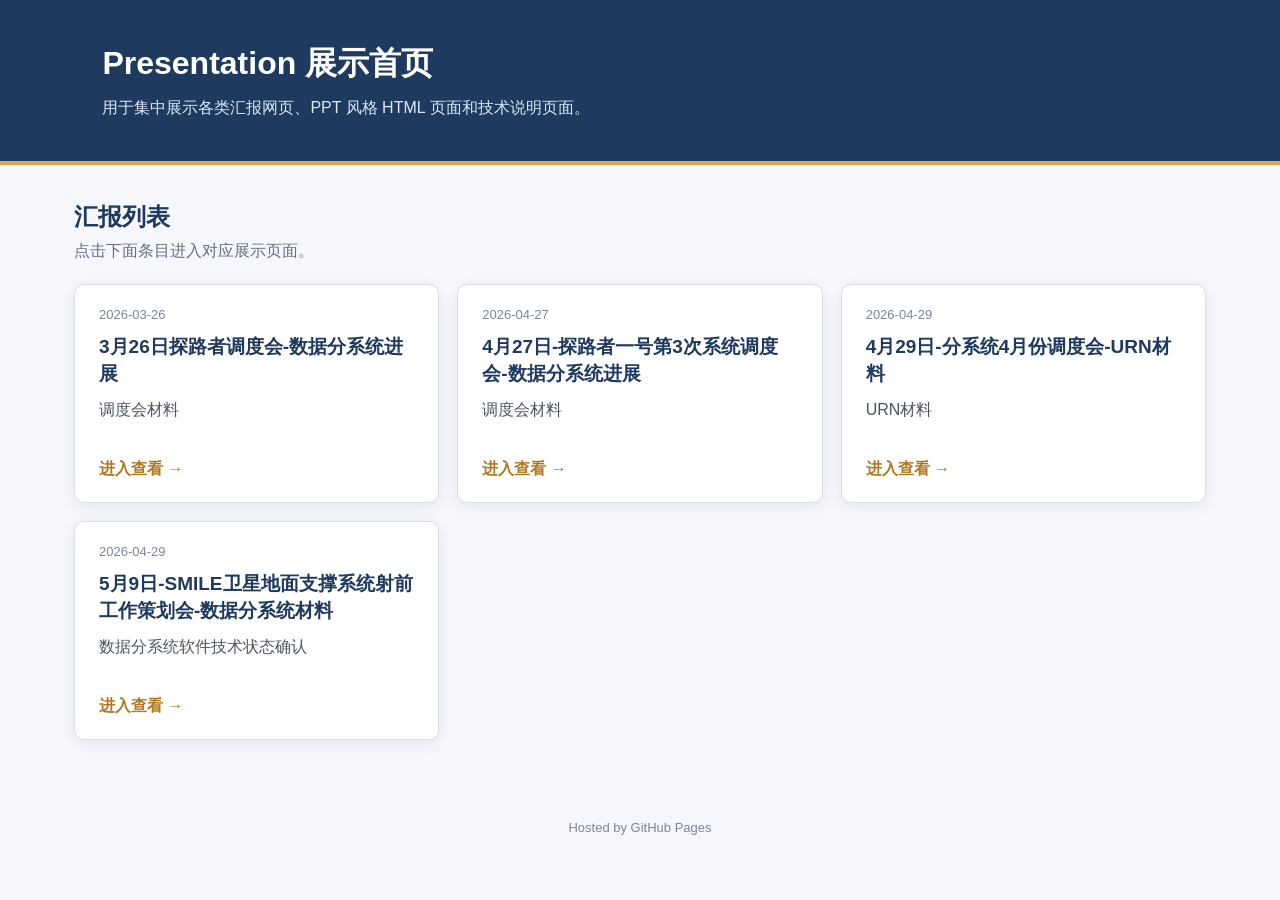
<file: index.html>
<!DOCTYPE html>
<html lang="zh-CN">
<head>
  <meta charset="UTF-8" />
  <meta name="viewport" content="width=device-width, initial-scale=1.0" />
  <title>Presentation 展示首页</title>
  <link rel="stylesheet" href="./style.css" />
</head>
<body>
  <header class="site-header">
    <div>
      <h1>Presentation 展示首页</h1>
      <p>用于集中展示各类汇报网页、PPT 风格 HTML 页面和技术说明页面。</p>
    </div>
  </header>

  <main class="container">
    <section class="section-title">
      <h2>汇报列表</h2>
      <p>点击下面条目进入对应展示页面。</p>
    </section>

    <section id="slide-list" class="card-grid"></section>
  </main>

  <footer class="site-footer">
    <span>Hosted by GitHub Pages</span>
  </footer>

  <script>
    async function loadSlides() {
      const list = document.getElementById("slide-list");

      try {
        const response = await fetch("./slides.json");
        const slides = await response.json();

        list.innerHTML = slides.map(item => `
          <a class="card" href="${item.path}">
            <div class="card-date">${item.date || ""}</div>
            <h3>${item.title}</h3>
            <p>${item.description || ""}</p>
            <span class="card-link">进入查看 →</span>
          </a>
        `).join("");
      } catch (error) {
        list.innerHTML = `
          <div class="empty">
            <strong>汇报列表加载失败。</strong>
            <p>请检查 slides.json 是否存在，格式是否正确。</p>
          </div>
        `;
        console.error(error);
      }
    }

    loadSlides();
  </script>
</body>
</html>
</file>
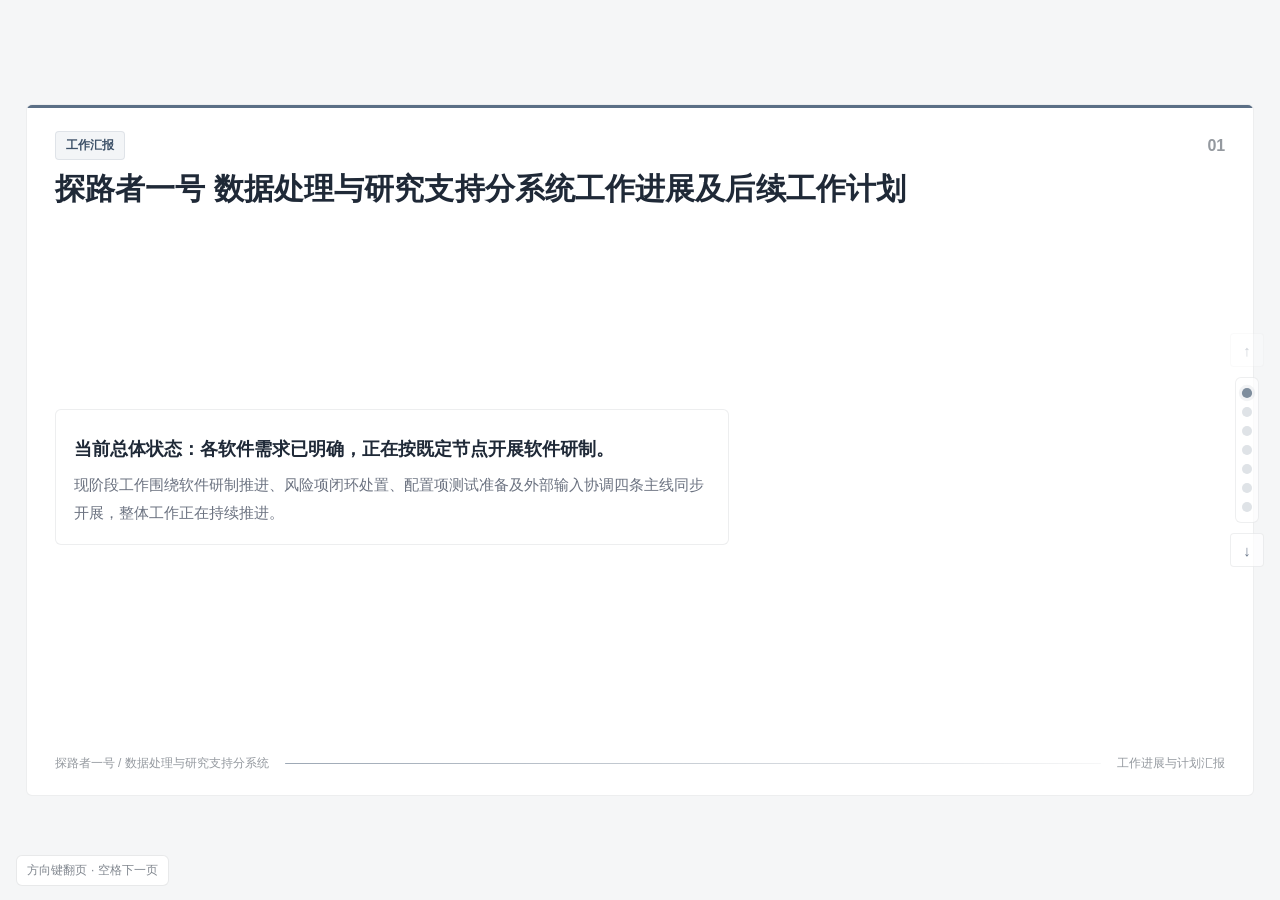
<file: presentations/3月26日-探路者调度会-数据分系统进展/index.html>
<!DOCTYPE html>
<html lang="zh-CN">
<head>
  <meta charset="UTF-8" />
  <meta name="viewport" content="width=device-width, initial-scale=1.0, viewport-fit=cover" />
  <title>数据处理与研究支持分系统（探路者一号 ）工作进展及后续工作计划</title>
  <style>
    :root {
      --bg: #f5f6f7;
      --panel: #ffffff;
      --panel-2: #f7f8f9;
      --text: #1f2937;
      --muted: #6b7280;
      --line: rgba(31, 41, 55, 0.08);
      --blue: #4d6178;
      --green: #6a8d7c;
      --yellow: #b99652;
      --red: #b77474;
      --outer-padding: clamp(12px, 1.6vw, 24px);
      --slide-gap: clamp(10px, 1.2vw, 18px);
      --title-size: clamp(28px, 2.35vw, 38px);
      --subtitle-size: clamp(14px, 1.02vw, 17px);
      --body-size: clamp(14px, 0.94vw, 16px);
      --small-size: clamp(12px, 0.82vw, 14px);
    }

    * { box-sizing: border-box; }
    html, body {
      margin: 0;
      padding: 0;
      width: 100%;
      height: 100%;
      overflow: hidden;
      font-family: "Microsoft YaHei", "PingFang SC", "Noto Sans SC", Arial, sans-serif;
      background: var(--bg);
      color: var(--text);
    }

    body { min-height: 100vh; }

    .deck {
      width: 100vw;
      height: 100vh;
      overflow-y: auto;
      overflow-x: hidden;
      scroll-snap-type: y mandatory;
      scroll-behavior: smooth;
      overscroll-behavior-y: contain;
      -webkit-overflow-scrolling: touch;
    }

    .deck::-webkit-scrollbar { width: 8px; }
    .deck::-webkit-scrollbar-thumb {
      background: rgba(31,41,55,0.18);
      border-radius: 999px;
    }
    .deck::-webkit-scrollbar-track {
      background: rgba(31,41,55,0.04);
    }

    .slide {
      min-height: 100vh;
      height: 100vh;
      padding: var(--outer-padding);
      display: flex;
      align-items: center;
      justify-content: center;
      position: relative;
      overflow: hidden;
      scroll-snap-align: start;
      scroll-snap-stop: always;
      background: var(--bg);
    }

    .slide-frame {
      position: relative;
      z-index: 1;
      width: min(96vw, calc(96vh * 16 / 9));
      height: min(96vh, calc(96vw * 9 / 16));
      max-width: 1700px;
      max-height: 956px;
      padding: clamp(24px, 2vw, 40px) clamp(28px, 2.2vw, 52px) clamp(20px, 1.8vw, 34px);
      display: grid;
      grid-template-rows: auto 1fr auto;
      gap: var(--slide-gap);
      border-radius: 6px;
      background: #ffffff;
      border: 1px solid rgba(31,41,55,0.08);
      overflow: hidden;
    }

    .slide-frame::before {
      content: "";
      position: absolute;
      top: 0;
      left: 0;
      right: 0;
      height: 3px;
      background: #5b6f86;
      z-index: 0;
    }

    .header {
      position: relative;
      z-index: 1;
      display: flex;
      justify-content: space-between;
      align-items: flex-start;
      gap: 20px;
      min-height: 0;
    }

    .title-wrap { max-width: 84%; min-width: 0; }

    .title {
      margin: 0;
      font-size: var(--title-size);
      line-height: 1.24;
      font-weight: 700;
      letter-spacing: 0.1px;
      color: #1f2937;
    }

    .subtitle {
      margin-top: 8px;
      color: var(--muted);
      font-size: var(--subtitle-size);
      line-height: 1.68;
    }

    .page-no {
      color: rgba(31,41,55,0.48);
      font-size: clamp(16px, 1.02vw, 18px);
      font-weight: 600;
      padding-top: 6px;
      white-space: nowrap;
    }

    .content {
      position: relative;
      z-index: 1;
      min-height: 0;
      display: flex;
      flex-direction: column;
      gap: clamp(12px, 1.05vw, 18px);
      justify-content: center;
      overflow: hidden;
    }

    .footer {
      position: relative;
      z-index: 1;
      display: flex;
      justify-content: space-between;
      align-items: center;
      gap: 16px;
      padding-top: 8px;
      color: rgba(31,41,55,0.48);
      font-size: var(--small-size);
    }

    .footer .line {
      flex: 1;
      height: 1px;
      background: linear-gradient(90deg, rgba(77,97,120,0.55), rgba(31,41,55,0.04));
      border-radius: 999px;
    }

    .hero {
      display: grid;
      grid-template-columns: 1.4fr 1fr;
      gap: clamp(14px, 1.2vw, 22px);
      align-items: stretch;
      min-height: 0;
    }

    .panel {
      background: var(--panel);
      border: 1px solid rgba(31,41,55,0.08);
      border-radius: 6px;
      padding: clamp(16px, 1.35vw, 22px) clamp(18px, 1.45vw, 24px);
      overflow: hidden;
      min-width: 0;
    }

    .big-point {
      font-size: clamp(18px, 1.3vw, 20px);
      line-height: 1.8;
      font-weight: 700;
      margin: 6px 0;
    }

    .lead {
      font-size: clamp(15px, 1vw, 17px);
      line-height: 1.85;
      color: var(--muted);
      margin: 0;
    }

    .section-label {
      display: inline-flex;
      align-items: center;
      gap: 8px;
      padding: 5px 10px;
      border-radius: 4px;
      font-size: var(--small-size);
      font-weight: 700;
      color: #3d5168;
      background: #f3f5f7;
      border: 1px solid rgba(77,97,120,0.12);
      width: fit-content;
      margin-bottom: 10px;
    }

    .grid-2 {
      display: grid;
      grid-template-columns: 1fr 1fr;
      gap: clamp(12px, 1.1vw, 20px);
      min-height: 0;
    }

    .grid-3 {
      display: grid;
      grid-template-columns: repeat(3, 1fr);
      gap: clamp(10px, 0.95vw, 16px);
      min-height: 0;
    }

    .kpi {
      padding: clamp(16px, 1.25vw, 20px);
      border-radius: 6px;
      background: #f7f8f9;
      border: 1px solid rgba(31,41,55,0.06);
      min-width: 0;
    }

    .kpi .num {
      font-size: clamp(30px, 2.1vw, 38px);
      font-weight: 700;
      margin-bottom: 10px;
      color: #243447;
    }

    .kpi .label {
      font-size: clamp(14px, 0.9vw, 15px);
      color: var(--muted);
      line-height: 1.7;
    }

    .table-wrap {
      background: #ffffff;
      border: 1px solid rgba(31,41,55,0.08);
      border-radius: 6px;
      overflow: auto;
      max-height: 100%;
    }

    table {
      width: 100%;
      border-collapse: collapse;
      font-size: clamp(12px, 0.82vw, 14px);
    }

    thead th {
      position: sticky;
      top: 0;
      z-index: 1;
      background: #f0f3f6;
      color: #243447;
      font-weight: 700;
      text-align: left;
      padding: 12px 10px;
      border-bottom: 1px solid rgba(31,41,55,0.08);
      white-space: nowrap;
    }

    tbody td {
      padding: 10px;
      border-bottom: 1px solid rgba(31,41,55,0.06);
      color: #1f2937;
      vertical-align: middle;
      line-height: 1.55;
    }

    tbody tr:nth-child(even) { background: #fafafa; }
    tbody tr:last-child td { border-bottom: none; }

    .code {
      font-family: Consolas, Monaco, monospace;
      font-size: clamp(11px, 0.78vw, 13px);
      color: #44566c;
      word-break: break-all;
    }

    .status {
      display: inline-flex;
      align-items: center;
      justify-content: center;
      width: 20px;
      height: 20px;
      border-radius: 50%;
      box-shadow: 0 0 0 3px rgba(31,41,55,0.05);
      flex: 0 0 auto;
    }
    .status.green { background: var(--green); }
    .status.yellow { background: var(--yellow); }
    .status.red { background: var(--red); }
    .status::after {
      content: "";
      width: 9px;
      height: 9px;
      border-radius: 50%;
      background: rgba(255,255,255,0.95);
      opacity: 0.22;
    }

    .legend {
      display: flex;
      gap: 16px;
      flex-wrap: wrap;
      align-items: center;
      color: var(--muted);
      font-size: var(--small-size);
    }

    .legend-item {
      display: inline-flex;
      align-items: center;
      gap: 8px;
    }

    .card-title {
      margin: 0 0 10px;
      font-size: clamp(17px, 1.3vw, 20px);
      line-height: 1.45;
      font-weight: 700;
      color: #1f2937;
    }

    .card-subtitle {
      margin: 0 0 10px;
      color: var(--muted);
      font-size: clamp(14px, 0.88vw, 15px);
      line-height: 1.75;
    }

    ul.clean, ol.clean {
      margin: 6px 0 0 0;
      padding-left: 20px;
      line-height: 1.85;
      font-size: var(--body-size);
    }

    ul.clean li, ol.clean li { margin: 4px 0; }

    .risk-box {
      border-radius: 6px;
      padding: clamp(16px, 1.35vw, 20px) clamp(18px, 1.45vw, 22px);
      border: 1px solid rgba(31,41,55,0.08);
      background: #ffffff;
      overflow: hidden;
      min-width: 0;
    }

    .risk-box.red { border-left: 4px solid var(--red); }
    .risk-box.yellow { border-left: 4px solid var(--yellow); }

    .risk-head {
      display: flex;
      justify-content: space-between;
      align-items: center;
      gap: 12px;
      margin-bottom: 10px;
    }

    .risk-title {
      font-size: clamp(18px, 1.28vw, 20px);
      font-weight: 700;
      margin: 0;
    }

    .pill {
      display: inline-flex;
      align-items: center;
      gap: 8px;
      padding: 6px 10px;
      border-radius: 4px;
      font-size: var(--small-size);
      font-weight: 700;
      background: #f3f5f7;
      border: 1px solid rgba(31,41,55,0.08);
    }

    .cols {
      display: grid;
      grid-template-columns: 1fr 1fr;
      gap: 14px 18px;
      margin-top: 10px;
    }

    .mini {
      padding: 14px 16px;
      border-radius: 6px;
      background: #f8f9fb;
      border: 1px solid rgba(31,41,55,0.06);
      min-width: 0;
    }

    .mini h4 {
      margin: 0 0 8px;
      font-size: clamp(15px, 0.98vw, 16px);
      color: #1f2937;
      font-weight: 700;
    }

    .mini p, .mini li {
      font-size: clamp(14px, 0.88vw, 15px);
      color: var(--muted);
      line-height: 1.8;
      margin: 0;
    }

    .timeline {
      display: grid;
      grid-template-columns: 1fr 1fr;
      gap: clamp(12px, 1.15vw, 20px);
    }

    .time-card {
      position: relative;
      padding: clamp(18px, 1.65vw, 24px) clamp(18px, 1.5vw, 24px);
      border-radius: 6px;
      background: #f7f8f9;
      border: 1px solid rgba(31,41,55,0.06);
      min-width: 0;
    }

    .time-date {
      font-size: clamp(24px, 1.9vw, 30px);
      font-weight: 700;
      margin-bottom: 12px;
      color: #243447;
    }

    .time-card p {
      margin: 0;
      color: var(--muted);
      font-size: clamp(15px, 1vw, 17px);
      line-height: 1.85;
    }

    .issue-grid {
      display: grid;
      grid-template-columns: 1.1fr 1fr;
      gap: clamp(12px, 1.2vw, 22px);
    }

    .highlight-list {
      display: grid;
      gap: 12px;
    }

    .highlight-item {
      padding: 16px 16px;
      border-radius: 6px;
      background: #f8f9fb;
      border: 1px solid rgba(31,41,55,0.06);
      min-width: 0;
    }

    .highlight-item strong {
      display: block;
      font-size: clamp(15px, 0.98vw, 16px);
      margin-bottom: 6px;
      color: #1f2937;
    }

    .highlight-item span {
      color: var(--muted);
      font-size: clamp(14px, 0.88vw, 15px);
      line-height: 1.75;
    }

    .slide-page-04 .title {
      font-size: clamp(24px, 2.05vw, 34px);
      line-height: 1.2;
    }

    .slide-page-04 .subtitle {
      font-size: clamp(13px, 0.95vw, 16px);
      line-height: 1.6;
      margin-top: 6px;
    }

    .slide-page-04 .risk-box {
      padding: clamp(14px, 1.15vw, 18px) clamp(16px, 1.2vw, 20px);
    }

    .slide-page-04 .grid-2 {
      gap: clamp(10px, 0.9vw, 16px);
    }

    .slide-page-04 .panel {
      padding: clamp(13px, 1.05vw, 18px) clamp(14px, 1.1vw, 20px);
    }

    .slide-page-04 .card-title {
      font-size: clamp(16px, 1.18vw, 19px);
      margin-bottom: 8px;
      line-height: 1.35;
    }

    .slide-page-04 ul.clean,
    .slide-page-04 ol.clean {
      font-size: clamp(13px, 0.84vw, 15px);
      line-height: 1.72;
      padding-left: 18px;
      margin-top: 4px;
    }

    .slide-page-04 ul.clean li,
    .slide-page-04 ol.clean li {
      margin: 3px 0;
    }

    .slide-page-04 .risk-head { margin-bottom: 8px; }
    .slide-page-04 .risk-title { font-size: clamp(18px, 1.3vw, 20px); }

    .controls {
      position: fixed;
      right: 16px;
      top: 50%;
      transform: translateY(-50%);
      z-index: 30;
      display: flex;
      flex-direction: column;
      gap: 10px;
      align-items: center;
      opacity: 0.72;
    }

    .nav-dots {
      display: flex;
      flex-direction: column;
      gap: 9px;
      padding: 10px 6px;
      border-radius: 6px;
      background: rgba(255,255,255,0.97);
      border: 1px solid rgba(31,41,55,0.10);
    }

    .nav-dot {
      width: 10px;
      height: 10px;
      border-radius: 50%;
      border: none;
      background: rgba(77,97,120,0.25);
      cursor: pointer;
      transition: transform 0.2s ease, background 0.2s ease;
      padding: 0;
    }

    .nav-dot:hover { transform: scale(1.08); }
    .nav-dot.active {
      background: var(--blue);
      box-shadow: 0 0 0 3px rgba(77,97,120,0.10);
      transform: scale(1.02);
    }

    .nav-buttons {
      display: flex;
      flex-direction: column;
      gap: 6px;
    }

    .nav-btn {
      width: 34px;
      height: 34px;
      border-radius: 4px;
      border: 1px solid rgba(31,41,55,0.10);
      background: rgba(255,255,255,0.97);
      color: #31445f;
      cursor: pointer;
      font-size: 15px;
    }

    .nav-btn:hover { background: #f2f5f8; }
    .nav-btn:disabled { opacity: 0.35; cursor: not-allowed; }

    .hint {
      position: fixed;
      left: 16px;
      bottom: 14px;
      z-index: 30;
      padding: 6px 10px;
      border-radius: 6px;
      background: rgba(255,255,255,0.97);
      border: 1px solid rgba(31,41,55,0.10);
      color: rgba(31,41,55,0.56);
      font-size: 12px;
      letter-spacing: 0.1px;
    }

    @media (max-aspect-ratio: 4/3) {
      .slide-frame {
        width: 96vw;
        height: 96vh;
      }
      .hero, .grid-2, .timeline, .issue-grid, .cols { grid-template-columns: 1fr; }
      .grid-3 { grid-template-columns: 1fr; }
      .title-wrap { max-width: 100%; }
      .content { overflow: auto; padding-right: 4px; }
    }

    @media (max-width: 980px) {
      html, body { overflow: auto; }
      .deck {
        width: 100%;
        height: auto;
        overflow-y: visible;
        scroll-snap-type: none;
      }
      .slide {
        height: auto;
        min-height: 100svh;
      }
      .slide-frame {
        width: 100%;
        height: auto;
        min-height: calc(100svh - 2 * var(--outer-padding));
      }
      .title-wrap { max-width: 100%; }
      .hero, .grid-2, .timeline, .issue-grid, .cols, .grid-3 { grid-template-columns: 1fr; }
      .controls, .hint { display: none; }
      .content { overflow: visible; }
    }

    @media print {
      html, body {
        overflow: visible;
        background: white;
      }
      .deck {
        height: auto;
        overflow: visible;
        scroll-snap-type: none;
      }
      .slide {
        height: auto;
        min-height: auto;
        padding: 0;
        page-break-after: always;
      }
      .slide-frame {
        width: 100%;
        height: auto;
        max-width: none;
        max-height: none;
        border-radius: 0;
        box-shadow: none;
      }
      .controls, .hint { display: none; }
    }
  </style>
</head>
<body>
  <div class="controls" aria-label="演示翻页控制">
    <div class="nav-buttons">
      <button class="nav-btn" id="prevBtn" aria-label="上一页">↑</button>
    </div>
    <div class="nav-dots" id="navDots"></div>
    <div class="nav-buttons">
      <button class="nav-btn" id="nextBtn" aria-label="下一页">↓</button>
    </div>
  </div>
  <div class="hint">方向键翻页 · 空格下一页</div>

  <div class="deck" id="deck">
    <section class="slide" data-title="封面">
      <div class="slide-frame">
        <div class="header">
          <div class="title-wrap">
            <div class="section-label">工作汇报</div>
            <h1 class="title">探路者一号 数据处理与研究支持分系统工作进展及后续工作计划</h1>
          </div>
          <div class="page-no">01</div>
        </div>
        <div class="content">
          <div class="hero">
            <div class="panel">
              <div class="big-point">当前总体状态：各软件需求已明确，正在按既定节点开展软件研制。</div>
              <p class="lead">现阶段工作围绕软件研制推进、风险项闭环处置、配置项测试准备及外部输入协调四条主线同步开展，整体工作正在持续推进。</p>
            </div>
          </div>
        </div>
        <div class="footer"><span>探路者一号 / 数据处理与研究支持分系统</span><div class="line"></div><span>工作进展与计划汇报</span></div>
      </div>
    </section>

    <section class="slide" data-title="当前进展">
      <div class="slide-frame">
        <div class="header">
          <div class="title-wrap">
            <div class="section-label">一、当前进展</div>
            <h2 class="title">软件研制进展总体情况</h2>
            <div class="subtitle">各软件需求已明确，研制工作已全面展开；目前重点关注 1 项进度滞后的软件和 2 项存在进度风险的软件。</div>
          </div>
          <div class="page-no">02</div>
        </div>
        <div class="content">
          <div class="legend">
            <span class="legend-item"><span class="status green"></span> 正常推进</span>
            <span class="legend-item"><span class="status yellow"></span> 进度滞后</span>
            <span class="legend-item"><span class="status red"></span> 存在进度风险</span>
          </div>
          <div class="table-wrap">
            <table>
              <thead>
                <tr>
                  <th style="width:6%">#</th>
                  <th style="width:16%">软件代号</th>
                  <th>软件名称</th>
                  <th style="width:10%">共用/专用</th>
                  <th style="width:10%">状态</th>
                </tr>
              </thead>
              <tbody>
                <tr><td>1</td><td class="code">TY-DZS00-01</td><td>探源科学卫星数据处理作业调度引擎软件</td><td>共用</td><td><span class="status red" title="红灯"></span></td></tr>
                <tr><td>2</td><td class="code">TY-DZS00-02</td><td>探源科学卫星公共信息库管理软件</td><td>共用</td><td><span class="status green" title="绿灯"></span></td></tr>
                <tr><td>3</td><td class="code">TY-DZS00-03</td><td>探源科学卫星元数据编审与数据集构建软件</td><td>共用</td><td><span class="status green" title="绿灯"></span></td></tr>
                <tr><td>4</td><td class="code">TY-DZS00-04</td><td>探源科学卫星数据集档案库及管理软件</td><td>共用</td><td><span class="status green" title="绿灯"></span></td></tr>
                <tr><td>5</td><td class="code">TY-DZS00-05</td><td>探源科学卫星数据产品归档汇交服务软件</td><td>共用</td><td><span class="status green" title="绿灯"></span></td></tr>
                <tr><td>6</td><td class="code">TY-DZS00-06</td><td>探源科学卫星数据分级存储管理软件</td><td>共用</td><td><span class="status green" title="绿灯"></span></td></tr>
                <tr><td>7</td><td class="code">TY-DZS00-07</td><td>探源科学卫星数据备份与恢复软件</td><td>共用</td><td><span class="status green" title="绿灯"></span></td></tr>
                <tr><td>8</td><td class="code">TY-DZS00-08</td><td>探源科学卫星任务运行网统一门户软件</td><td>共用</td><td><span class="status green" title="绿灯"></span></td></tr>
                <tr><td>9</td><td class="code">TY-DZS00-09</td><td>探源科学卫星数据系统综合监管软件</td><td>共用</td><td><span class="status yellow" title="黄灯"></span></td></tr>
                <tr><td>10</td><td class="code">TY-DZS00-10</td><td>探源科学卫星日志管理与数据溯源软件</td><td>共用</td><td><span class="status green" title="绿灯"></span></td></tr>
                <tr><td>11</td><td class="code">TY-DZS00-11</td><td>探源科学卫星智能安全认证与权限管控软件</td><td>共用</td><td><span class="status green" title="绿灯"></span></td></tr>
                <tr><td>12</td><td class="code">TY-00-DZS-01</td><td>探路者一号卫星数据预处理与产品生成软件</td><td>专用</td><td><span class="status red" title="红灯"></span></td></tr>
              </tbody>
            </table>
          </div>
        </div>
        <div class="footer"><span>当前进展</span><div class="line"></div><span>分系统总体研制状态</span></div>
      </div>
    </section>

    <section class="slide" data-title="综合监管软件">
      <div class="slide-frame">
        <div class="header">
          <div class="title-wrap">
            <div class="section-label">重点关注项</div>
            <h2 class="title">TY-DZS00-09 探源科学卫星数据系统综合监管软件</h2>
            <div class="subtitle">进度滞后</div>
          </div>
          <div class="page-no">03</div>
        </div>
        <div class="content">
          <div class="risk-box yellow">
            <div class="risk-head">
              <h3 class="risk-title">当前状态 <span class="pill"><span class="status yellow"></span></span></h3>
            </div>
            <div class="cols">
              <div class="mini">
                <h4>问题原因</h4>
                <p>该软件因为涉及到整个系统的软件、日志和流程管理，导致前期需求确认相对滞后，影响研制进度。</p>
              </div>
              <div class="mini">
                <h4>当前进展</h4>
                <p>本周已组织开展专题讨论会，对相关需求进行了集中确认，当前需求边界已基本清晰，后续可按既定安排推进研制工作。</p>
              </div>
              <div class="mini" style="grid-column: 1 / -1;">
                <h4>结论</h4>
                <p>该项风险已进入收敛阶段，可如期完成软件研制任务，后续重点做好需求落地、研发执行及阶段性跟踪闭环。</p>
              </div>
            </div>
          </div>
        </div>
        <div class="footer"><span>重点软件项</span><div class="line"></div><span>需求已确认，具备按期推进条件</span></div>
      </div>
    </section>

    <section class="slide slide-page-04" data-title="调度引擎软件">
      <div class="slide-frame">
        <div class="header">
          <div class="title-wrap">
            <div class="section-label">重点风险项</div>
            <h2 class="title">TY-DZS00-01 探源科学卫星数据处理作业调度引擎软件</h2>
            <div class="subtitle">存在进度风险</div>
          </div>
          <div class="page-no">04</div>
        </div>
        <div class="content">
          <div class="risk-box red">
            <div class="risk-head">
              <h3 class="risk-title">当前状态 <span class="pill"><span class="status red"></span></span></h3>
            </div>
            <div class="grid-2">
              <div class="panel">
                <h3 class="card-title">风险原因</h3>
                <ul class="clean">
                  <li>该软件需与一体化运行环境中的 K8s 协同工作，同时采用开源框架 DolphinScheduler 开展建设。</li>
                  <li>前期围绕技术路线、实现方式及可行性开展了较长时间的技术调研与实现验证，造成阶段性进度压力，存在研制进度风险。</li>
                </ul>
              </div>
              <div class="panel">
                <h3 class="card-title">当前进展</h3>
                <ul class="clean">
                  <li>本周已组织专题会进行专项讨论，进一步聚焦关键技术问题。</li>
                  <li>当前仍存在 K8s 存储挂载相关技术验证问题，计划于本周内完成验证闭环。</li>
                </ul>
              </div>
            </div>
            <div class="grid-2">
              <div class="panel">
                <h3 class="card-title">进度影响</h3>
                <ol class="clean">
                  <li>当前进展不影响软件配置项测试计划和说明的评审工作。</li>
                  <li>软件配置测试存在进度风险，需持续重点跟踪。</li>
                </ol>
              </div>
              <div class="panel">
                <h3 class="card-title">当前措施</h3>
                <ol class="clean">
                  <li>已协调新增研制人员进行研制进度保障</li>
                  <li>优先对已确认功能部分进行开发</li>
                  <li>已形成保底技术方案，为后续节点交付提供兜底支撑。</li>
                </ol>
              </div>
            </div>
          </div>
        </div>
        <div class="footer"><span>重点风险项一</span><div class="line"></div><span>技术验证与研制并行推进</span></div>
      </div>
    </section>

    <section class="slide" data-title="预处理与产品生成软件">
      <div class="slide-frame">
        <div class="header">
          <div class="title-wrap">
            <div class="section-label">重点风险项</div>
            <h2 class="title">TY-00-DZS-01 探路者一号卫星数据预处理与产品生成软件</h2>
            <div class="subtitle">存在进度风险</div>
          </div>
          <div class="page-no">05</div>
        </div>
        <div class="content">
          <div class="risk-box red">
            <div class="risk-head">
              <h3 class="risk-title">当前状态 <span class="pill"><span class="status red"></span></span></h3>
            </div>
            <div class="grid-2">
              <div class="panel">
                <h3 class="card-title">风险原因</h3>
                <p class="card-subtitle">探路者一号数据产品格式说明外部输入滞后，导致该软件部分功能开发所依赖的输入条件尚未完全具备，软件研制进度存在风险。</p>
                <h3 class="card-title" style="font-size:18px; margin-top:18px;">当前进展</h3>
                <ol class="clean">
                  <li>已完成内部级别（0A、0B级）产品生产功能开发。</li>
                  <li>已获得 MHI、VLAST、朗缪尔探针、空间天气效应监测仪、分布式低频干涉成像谱仪的产品格式输入，相关功能正在开发中。</li>
                  <li>MHI 和高分辨率大气边界层激光探测仪产品格式仍未提供，已向总体汇报并协调推进。其中，MHI 反馈于 4 月中旬开展需求确认；高分辨率大气边界层激光探测仪尚未反馈。</li>
                </ol>
              </div>
              <div class="panel">
                <h3 class="card-title">进度影响判断</h3>
                <ol class="clean">
                  <li>软件配置项测试计划和说明评审可延后开展，或仍按原计划开展，但需保留遗留项。</li>
                  <li>软件配置项测试实施存在较严重进度风险，建议延后开展；如仍按原计划推进，也需保留遗留项并纳入后续闭环。</li>
                </ol>
              </div>
            </div>
          </div>
        </div>
        <div class="footer"><span>重点风险项二</span><div class="line"></div><span>外部输入节奏直接影响测试实施节奏</span></div>
      </div>
    </section>

    <section class="slide" data-title="后续工作计划">
      <div class="slide-frame">
        <div class="header">
          <div class="title-wrap">
            <div class="section-label">二、后续工作计划</div>
            <h2 class="title">下一阶段节点安排</h2>
            <div class="subtitle">围绕配置项测试说明与计划评审、配置项测试实施及总结评审，推进后续工作。</div>
          </div>
          <div class="page-no">06</div>
        </div>
        <div class="content">
          <div class="timeline">
            <div class="time-card">
              <div class="time-date">4月2日</div>
              <p>开展软件配置项测试说明与计划评审</p>
            </div>
            <div class="time-card">
              <div class="time-date">4月30日前</div>
              <p>计划完成软件配置项测试，并根据实际完成情况择机开展软件配置项测试总结报告评审。</p>
            </div>
          </div>
          <div class="panel">
            <h3 class="card-title">后续推进重点</h3>
            <ol class="clean">
              <li>持续跟踪三项重点关注软件的闭环进展。</li>
              <li>对已具备条件的软件项，研发与测试准备并行推进，压缩整体测试前准备周期。</li>
              <li>对受外部输入影响的软件项，做好遗留项管理与节点协调，保障总体测试工作有序开展。</li>
            </ol>
          </div>
        </div>
        <div class="footer"><span>后续工作计划</span><div class="line"></div><span>按节点组织评审与测试</span></div>
      </div>
    </section>

    <section class="slide" data-title="待协调问题">
      <div class="slide-frame">
        <div class="header">
          <div class="title-wrap">
            <div class="section-label">三、待协调问题</div>
            <h2 class="title">数据产品格式说明输入需外部协调</h2>
            <div class="subtitle">当前重点是推进未完成载荷的产品需求确认，为后续软件开发与测试创造完整输入条件。</div>
          </div>
          <div class="page-no">07</div>
        </div>
        <div class="content">
          <div class="issue-grid">
            <div class="panel">
              <h3 class="card-title">格式说明当前进展</h3>
              <ol class="clean">
                <li>已完成初步的 MHI、VLAST、朗缪尔探针、空间天气效应监测仪、分布式低频干涉成像谱仪产品格式及命名规范设计。</li>
                <li>已完成部分载荷（4 个）的产品设计首轮需求确认，为相关功能开发提供了基础输入。</li>
              </ol>
            </div>
            <div class="panel">
              <h3 class="card-title">需进一步协调事项</h3>
              <div class="highlight-list">
                <div class="highlight-item">
                  <strong>MHI 产品需求确认</strong>
                  <span>当前反馈为 4 月中旬开展需求确认，需持续跟进确认结果及形成正式输入。</span>
                </div>
                <div class="highlight-item">
                  <strong>高分辨率大气边界层激光探测仪产品需求确认</strong>
                  <span>目前尚未收到反馈，需协调尽快明确需求确认时间及接口输入内容。</span>
                </div>
              </div>
            </div>
          </div>
        </div>
        <div class="footer"><span>待协调问题</span><div class="line"></div><span>外部输入是当前关键约束项</span></div>
      </div>
    </section>
  </div>

  <script>
    (function () {
      const deck = document.getElementById('deck');
      const slides = Array.from(document.querySelectorAll('.slide'));
      const navDots = document.getElementById('navDots');
      const prevBtn = document.getElementById('prevBtn');
      const nextBtn = document.getElementById('nextBtn');
      let currentIndex = 0;
      let isAnimating = false;
      let wheelLock = false;

      slides.forEach((slide, index) => {
        slide.dataset.index = index;
        const dot = document.createElement('button');
        dot.className = 'nav-dot';
        dot.type = 'button';
        dot.title = `${index + 1}. ${slide.dataset.title || '第' + (index + 1) + '页'}`;
        dot.setAttribute('aria-label', dot.title);
        dot.addEventListener('click', () => goTo(index));
        navDots.appendChild(dot);
      });

      const dots = Array.from(navDots.querySelectorAll('.nav-dot'));

      function updateActive(index) {
        currentIndex = index;
        dots.forEach((dot, i) => dot.classList.toggle('active', i === index));
        prevBtn.disabled = index === 0;
        nextBtn.disabled = index === slides.length - 1;
      }

      function goTo(index) {
        if (index < 0 || index >= slides.length) return;
        isAnimating = true;
        slides[index].scrollIntoView({ behavior: 'smooth', block: 'start' });
        updateActive(index);
        clearTimeout(goTo._timer);
        goTo._timer = setTimeout(() => {
          isAnimating = false;
        }, 700);
      }

      function next() {
        if (currentIndex < slides.length - 1) goTo(currentIndex + 1);
      }

      function prev() {
        if (currentIndex > 0) goTo(currentIndex - 1);
      }

      prevBtn.addEventListener('click', prev);
      nextBtn.addEventListener('click', next);

      document.addEventListener('keydown', (event) => {
        const key = event.key;
        if (["ArrowDown", "ArrowRight", "PageDown", " "].includes(key)) {
          event.preventDefault();
          next();
        } else if (["ArrowUp", "ArrowLeft", "PageUp"].includes(key)) {
          event.preventDefault();
          prev();
        } else if (key === 'Home') {
          event.preventDefault();
          goTo(0);
        } else if (key === 'End') {
          event.preventDefault();
          goTo(slides.length - 1);
        }
      }, { passive: false });

      deck.addEventListener('wheel', (event) => {
        if (window.innerWidth <= 980) return;
        if (wheelLock || isAnimating) {
          event.preventDefault();
          return;
        }
        if (Math.abs(event.deltaY) < 18) return;
        event.preventDefault();
        wheelLock = true;
        if (event.deltaY > 0) next();
        else prev();
        setTimeout(() => { wheelLock = false; }, 750);
      }, { passive: false });

      const observer = new IntersectionObserver((entries) => {
        entries.forEach((entry) => {
          if (entry.isIntersecting && entry.intersectionRatio > 0.6) {
            const idx = Number(entry.target.dataset.index);
            updateActive(idx);
          }
        });
      }, {
        root: deck,
        threshold: [0.6, 0.75]
      });

      slides.forEach((slide) => observer.observe(slide));
      updateActive(0);
    })();
  </script>
</body>
</html>
</file>
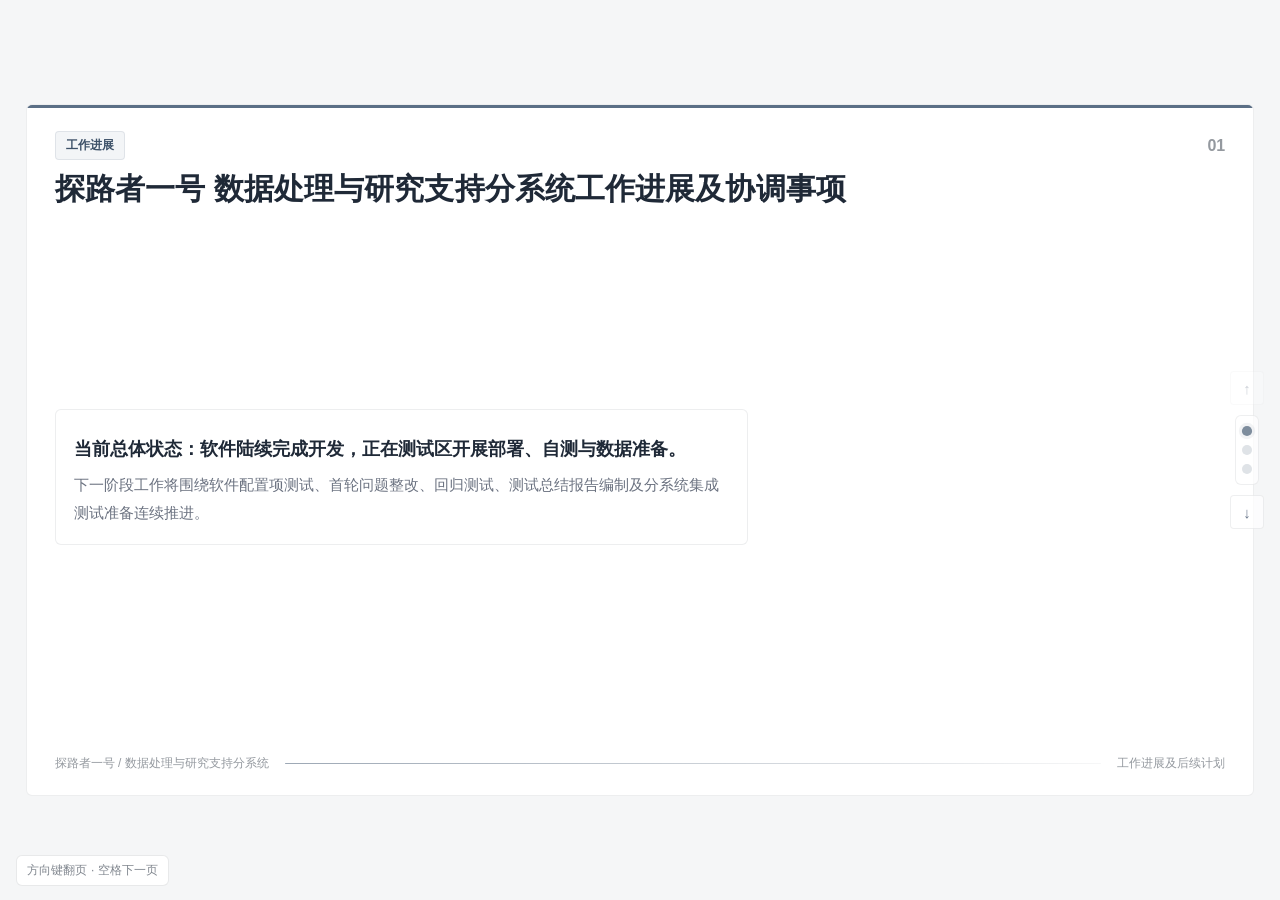
<file: presentations/4月27日-探路者一号第3次系统调度会-数据分系统进展/index.html>
<!DOCTYPE html>
<html lang="zh-CN">
<head>
  <meta charset="UTF-8" />
  <meta name="viewport" content="width=device-width, initial-scale=1.0, viewport-fit=cover" />
  <title>数据处理与研究支持分系统工作进展及后续计划</title>
  <style>
    :root {
      --bg: #f5f6f7;
      --panel: #ffffff;
      --panel-2: #f7f8f9;
      --text: #1f2937;
      --muted: #6b7280;
      --line: rgba(31, 41, 55, 0.08);
      --blue: #4d6178;
      --green: #6a8d7c;
      --yellow: #b99652;
      --red: #b77474;
      --outer-padding: clamp(12px, 1.6vw, 24px);
      --slide-gap: clamp(10px, 1.2vw, 18px);
      --title-size: clamp(28px, 2.35vw, 38px);
      --subtitle-size: clamp(14px, 1.02vw, 17px);
      --body-size: clamp(14px, 0.94vw, 16px);
      --small-size: clamp(12px, 0.82vw, 14px);
    }

    * { box-sizing: border-box; }
    html, body {
      margin: 0;
      padding: 0;
      width: 100%;
      height: 100%;
      overflow: hidden;
      font-family: "Microsoft YaHei", "PingFang SC", "Noto Sans SC", Arial, sans-serif;
      background: var(--bg);
      color: var(--text);
    }

    body { min-height: 100vh; }

    .deck {
      width: 100vw;
      height: 100vh;
      overflow-y: auto;
      overflow-x: hidden;
      scroll-snap-type: y mandatory;
      scroll-behavior: smooth;
      overscroll-behavior-y: contain;
      -webkit-overflow-scrolling: touch;
    }

    .deck::-webkit-scrollbar { width: 8px; }
    .deck::-webkit-scrollbar-thumb {
      background: rgba(31,41,55,0.18);
      border-radius: 999px;
    }
    .deck::-webkit-scrollbar-track { background: rgba(31,41,55,0.04); }

    .slide {
      min-height: 100vh;
      height: 100vh;
      padding: var(--outer-padding);
      display: flex;
      align-items: center;
      justify-content: center;
      position: relative;
      overflow: hidden;
      scroll-snap-align: start;
      scroll-snap-stop: always;
      background: var(--bg);
    }

    .slide-frame {
      position: relative;
      z-index: 1;
      width: min(96vw, calc(96vh * 16 / 9));
      height: min(96vh, calc(96vw * 9 / 16));
      max-width: 1700px;
      max-height: 956px;
      padding: clamp(24px, 2vw, 40px) clamp(28px, 2.2vw, 52px) clamp(20px, 1.8vw, 34px);
      display: grid;
      grid-template-rows: auto 1fr auto;
      gap: var(--slide-gap);
      border-radius: 6px;
      background: #ffffff;
      border: 1px solid rgba(31,41,55,0.08);
      overflow: hidden;
    }

    .slide-frame::before {
      content: "";
      position: absolute;
      top: 0;
      left: 0;
      right: 0;
      height: 3px;
      background: #5b6f86;
      z-index: 0;
    }

    .header {
      position: relative;
      z-index: 1;
      display: flex;
      justify-content: space-between;
      align-items: flex-start;
      gap: 20px;
      min-height: 0;
    }

    .title-wrap { max-width: 84%; min-width: 0; }

    .title {
      margin: 0;
      font-size: var(--title-size);
      line-height: 1.24;
      font-weight: 700;
      letter-spacing: 0.1px;
      color: #1f2937;
    }

    .subtitle {
      margin-top: 8px;
      color: var(--muted);
      font-size: var(--subtitle-size);
      line-height: 1.68;
    }

    .page-no {
      color: rgba(31,41,55,0.48);
      font-size: clamp(16px, 1.02vw, 18px);
      font-weight: 600;
      padding-top: 6px;
      white-space: nowrap;
    }

    .content {
      position: relative;
      z-index: 1;
      min-height: 0;
      display: flex;
      flex-direction: column;
      gap: clamp(12px, 1.05vw, 18px);
      justify-content: center;
      overflow: hidden;
    }

    .footer {
      position: relative;
      z-index: 1;
      display: flex;
      justify-content: space-between;
      align-items: center;
      gap: 16px;
      padding-top: 8px;
      color: rgba(31,41,55,0.48);
      font-size: var(--small-size);
    }

    .footer .line {
      flex: 1;
      height: 1px;
      background: linear-gradient(90deg, rgba(77,97,120,0.55), rgba(31,41,55,0.04));
      border-radius: 999px;
    }

    .section-label {
      display: inline-flex;
      align-items: center;
      gap: 8px;
      padding: 5px 10px;
      border-radius: 4px;
      font-size: var(--small-size);
      font-weight: 700;
      color: #3d5168;
      background: #f3f5f7;
      border: 1px solid rgba(77,97,120,0.12);
      width: fit-content;
      margin-bottom: 10px;
    }

    .hero {
      display: grid;
      grid-template-columns: 1.35fr 0.9fr;
      gap: clamp(14px, 1.2vw, 22px);
      align-items: stretch;
      min-height: 0;
    }

    .panel {
      background: var(--panel);
      border: 1px solid rgba(31,41,55,0.08);
      border-radius: 6px;
      padding: clamp(16px, 1.35vw, 22px) clamp(18px, 1.45vw, 24px);
      overflow: hidden;
      min-width: 0;
    }

    .big-point {
      font-size: clamp(18px, 1.3vw, 20px);
      line-height: 1.8;
      font-weight: 700;
      margin: 6px 0;
    }

    .lead {
      font-size: clamp(15px, 1vw, 17px);
      line-height: 1.85;
      color: var(--muted);
      margin: 0;
    }

    .grid-2 {
      display: grid;
      grid-template-columns: 1fr 1fr;
      gap: clamp(12px, 1.1vw, 20px);
      min-height: 0;
    }

    .grid-3 {
      display: grid;
      grid-template-columns: repeat(3, 1fr);
      gap: clamp(10px, 0.95vw, 16px);
      min-height: 0;
    }

    .kpi {
      padding: clamp(16px, 1.25vw, 20px);
      border-radius: 6px;
      background: #f7f8f9;
      border: 1px solid rgba(31,41,55,0.06);
      min-width: 0;
    }

    .kpi .num {
      font-size: clamp(28px, 2vw, 36px);
      font-weight: 700;
      margin-bottom: 10px;
      color: #243447;
    }

    .kpi .label {
      font-size: clamp(14px, 0.9vw, 15px);
      color: var(--muted);
      line-height: 1.7;
    }

    .card-title {
      margin: 0 0 10px;
      font-size: clamp(17px, 1.3vw, 20px);
      line-height: 1.45;
      font-weight: 700;
      color: #1f2937;
    }

    .card-subtitle {
      margin: 0 0 10px;
      color: var(--muted);
      font-size: clamp(14px, 0.88vw, 15px);
      line-height: 1.75;
    }

    ul.clean, ol.clean {
      margin: 6px 0 0 0;
      padding-left: 20px;
      line-height: 1.85;
      font-size: var(--body-size);
    }

    ul.clean li, ol.clean li { margin: 4px 0; }

    .table-wrap {
      background: #ffffff;
      border: 1px solid rgba(31,41,55,0.08);
      border-radius: 6px;
      overflow: auto;
      max-height: 100%;
    }

    table {
      width: 100%;
      border-collapse: collapse;
      font-size: clamp(12px, 0.82vw, 14px);
    }

    thead th {
      position: sticky;
      top: 0;
      z-index: 1;
      background: #f0f3f6;
      color: #243447;
      font-weight: 700;
      text-align: left;
      padding: 12px 10px;
      border-bottom: 1px solid rgba(31,41,55,0.08);
      white-space: nowrap;
    }

    tbody td {
      padding: 10px;
      border-bottom: 1px solid rgba(31,41,55,0.06);
      color: #1f2937;
      vertical-align: middle;
      line-height: 1.55;
    }

    tbody td:first-child,
thead th:first-child {
  text-align: center;
}

    tbody tr:nth-child(even) { background: #fafafa; }
    tbody tr:last-child td { border-bottom: none; }

    .badge {
      display: inline-flex;
      align-items: center;
      justify-content: center;
      min-width: 68px;
      padding: 5px 9px;
      border-radius: 4px;
      font-size: var(--small-size);
      font-weight: 700;
      color: #3d5168;
      background: #f3f5f7;
      border: 1px solid rgba(77,97,120,0.12);
      white-space: nowrap;
    }

    .badge.key { color: #7a541a; background: #fbf7ed; border-color: rgba(185,150,82,0.22); }
    .badge.done { color: #406a59; background: #f0f6f3; border-color: rgba(106,141,124,0.18); }
    .badge.review { color: #3d5168; background: #eef2f6; border-color: rgba(77,97,120,0.18); }

    .milestone-list {
      display: grid;
      grid-template-columns: repeat(4, 1fr);
      gap: clamp(10px, 0.9vw, 14px);
    }

    .milestone {
      border-radius: 6px;
      background: #f7f8f9;
      border: 1px solid rgba(31,41,55,0.06);
      padding: clamp(14px, 1.2vw, 18px);
      min-width: 0;
    }

    .milestone .date {
      font-size: clamp(22px, 1.65vw, 28px);
      font-weight: 700;
      color: #243447;
      margin-bottom: 8px;
    }

    .milestone .text {
      font-size: clamp(13px, 0.86vw, 15px);
      line-height: 1.7;
      color: var(--muted);
    }

    .issue-grid {
      display: grid;
      grid-template-columns: 1fr 1fr;
      gap: clamp(12px, 1.2vw, 22px);
    }

    .data-card {
      border-radius: 6px;
      background: #ffffff;
      border: 1px solid rgba(31,41,55,0.08);
      overflow: hidden;
      min-width: 0;
    }

    .data-card .data-head {
      padding: 14px 18px;
      background: #f0f3f6;
      color: #243447;
      font-weight: 700;
      border-bottom: 1px solid rgba(31,41,55,0.08);
    }

    .data-card .data-body { padding: 16px 20px; }

    .highlight-list {
      display: grid;
      gap: 12px;
    }

    .highlight-item {
      padding: 16px 16px;
      border-radius: 6px;
      background: #f8f9fb;
      border: 1px solid rgba(31,41,55,0.06);
      min-width: 0;
    }

    .highlight-item strong {
      display: block;
      font-size: clamp(15px, 0.98vw, 16px);
      margin-bottom: 6px;
      color: #1f2937;
    }

    .highlight-item span {
      color: var(--muted);
      font-size: clamp(14px, 0.88vw, 15px);
      line-height: 1.75;
    }

    .note-box {
      border-radius: 6px;
      padding: clamp(16px, 1.35vw, 20px) clamp(18px, 1.45vw, 22px);
      background: #fbf7ed;
      border: 1px solid rgba(185,150,82,0.22);
      border-left: 4px solid var(--yellow);
      color: #4a3b24;
      line-height: 1.8;
      font-size: var(--body-size);
    }

    .conclusion {
      border-radius: 6px;
      padding: clamp(18px, 1.5vw, 24px);
      background: #ffffff;
      border: 1px solid rgba(31,41,55,0.08);
      border-left: 4px solid var(--green);
    }

    .conclusion h3 {
      margin: 0 0 8px;
      font-size: clamp(20px, 1.5vw, 24px);
      color: #243447;
    }

    .conclusion p {
      margin: 0;
      color: var(--muted);
      line-height: 1.8;
      font-size: clamp(15px, 1vw, 17px);
    }


    .important-row {
      position: relative;
      background: #fbf7ed !important;
      box-shadow: inset 4px 0 0 var(--yellow);
    }

    .important-row td {
      font-weight: 600;
    }

    .important-row td:nth-child(2) strong,
    .important-row td:nth-child(3) {
      color: #7a541a;
    }

    .badge.important {
      color: #7a541a;
      background: #fbf7ed;
      border-color: rgba(185,150,82,0.42);
      box-shadow: 0 0 0 2px rgba(185,150,82,0.08);
    }

    .controls {
      position: fixed;
      right: 16px;
      top: 50%;
      transform: translateY(-50%);
      z-index: 30;
      display: flex;
      flex-direction: column;
      gap: 10px;
      align-items: center;
      opacity: 0.72;
    }

    .nav-dots {
      display: flex;
      flex-direction: column;
      gap: 9px;
      padding: 10px 6px;
      border-radius: 6px;
      background: rgba(255,255,255,0.97);
      border: 1px solid rgba(31,41,55,0.10);
    }

    .nav-dot {
      width: 10px;
      height: 10px;
      border-radius: 50%;
      border: none;
      background: rgba(77,97,120,0.25);
      cursor: pointer;
      transition: transform 0.2s ease, background 0.2s ease;
      padding: 0;
    }

    .nav-dot:hover { transform: scale(1.08); }
    .nav-dot.active {
      background: var(--blue);
      box-shadow: 0 0 0 3px rgba(77,97,120,0.10);
      transform: scale(1.02);
    }

    .nav-buttons {
      display: flex;
      flex-direction: column;
      gap: 6px;
    }

    .nav-btn {
      width: 34px;
      height: 34px;
      border-radius: 4px;
      border: 1px solid rgba(31,41,55,0.10);
      background: rgba(255,255,255,0.97);
      color: #31445f;
      cursor: pointer;
      font-size: 15px;
    }

    .nav-btn:hover { background: #f2f5f8; }
    .nav-btn:disabled { opacity: 0.35; cursor: not-allowed; }

    .hint {
      position: fixed;
      left: 16px;
      bottom: 14px;
      z-index: 30;
      padding: 6px 10px;
      border-radius: 6px;
      background: rgba(255,255,255,0.97);
      border: 1px solid rgba(31,41,55,0.10);
      color: rgba(31,41,55,0.56);
      font-size: 12px;
      letter-spacing: 0.1px;
    }

    @media (max-aspect-ratio: 4/3) {
      .slide-frame {
        width: 96vw;
        height: 96vh;
      }
      .hero, .grid-2, .grid-3, .issue-grid { grid-template-columns: 1fr; }
      .milestone-list { grid-template-columns: repeat(2, 1fr); }
      .title-wrap { max-width: 100%; }
      .content { overflow: auto; padding-right: 4px; }
    }

    @media (max-width: 980px) {
      html, body { overflow: auto; }
      .deck {
        width: 100%;
        height: auto;
        overflow-y: visible;
        scroll-snap-type: none;
      }
      .slide {
        height: auto;
        min-height: 100svh;
      }
      .slide-frame {
        width: 100%;
        height: auto;
        min-height: calc(100svh - 2 * var(--outer-padding));
      }
      .title-wrap { max-width: 100%; }
      .hero, .grid-2, .grid-3, .issue-grid, .milestone-list { grid-template-columns: 1fr; }
      .controls, .hint { display: none; }
      .content { overflow: visible; }
    }

    @media print {
      html, body {
        overflow: visible;
        background: white;
      }
      .deck {
        height: auto;
        overflow: visible;
        scroll-snap-type: none;
      }
      .slide {
        height: auto;
        min-height: auto;
        padding: 0;
        page-break-after: always;
      }
      .slide-frame {
        width: 100%;
        height: auto;
        max-width: none;
        max-height: none;
        border-radius: 0;
        box-shadow: none;
      }
      .controls, .hint { display: none; }
    }
  </style>
</head>
<body>
  <div class="controls" aria-label="演示翻页控制">
    <div class="nav-buttons">
      <button class="nav-btn" id="prevBtn" aria-label="上一页">↑</button>
    </div>
    <div class="nav-dots" id="navDots"></div>
    <div class="nav-buttons">
      <button class="nav-btn" id="nextBtn" aria-label="下一页">↓</button>
    </div>
  </div>
  <div class="hint">方向键翻页 · 空格下一页</div>

  <div class="deck" id="deck">
    <section class="slide" data-title="封面">
      <div class="slide-frame">
        <div class="header">
          <div class="title-wrap">
            <div class="section-label">工作进展</div>
            <h1 class="title">探路者一号 数据处理与研究支持分系统工作进展及协调事项</h1>
          </div>
          <div class="page-no">01</div>
        </div>
        <div class="content">
          <div class="hero">
            <div class="panel">
              <div class="big-point">当前总体状态：软件陆续完成开发，正在测试区开展部署、自测与数据准备。</div>
              <p class="lead">下一阶段工作将围绕软件配置项测试、首轮问题整改、回归测试、测试总结报告编制及分系统集成测试准备连续推进。</p>
            </div>
          </div>
        </div>
        <div class="footer"><span>探路者一号 / 数据处理与研究支持分系统</span><div class="line"></div><span>工作进展及后续计划</span></div>
      </div>
    </section>

    <section class="slide" data-title="节点计划">
      <div class="slide-frame">
        <div class="header">
          <div class="title-wrap">
            <div class="section-label">二、后续节点安排</div>
            <h2 class="title">后续计划节点</h2>
          </div>
          <div class="page-no">02</div>
        </div>
        <div class="content">
          <div class="table-wrap">
            <table>
              <thead>
                <tr>
                  <th style="width:20%">序号</th>
                  <th style="width:15%">计划时间</th>
                  <th style="width:55%">工作节点</th>
                </tr>
              </thead>
              <tbody>
                <tr>
                  <td>1</td>
                  <td><strong>4月28日</strong></td>
                  <td>完成软件开发</td>
                </tr>
                <tr>
                  <td>2</td>
                  <td><strong>4月30日</strong></td>
                  <td>完成软件在测试区部署、自测与数据准备</td>
                </tr>
                <tr class="important-row">
                  <td>3</td>
                  <td><strong>5月6日</strong></td>
                  <td>开展软件配置项测试</td>
                </tr>
                <tr>
                  <td>4</td>
                  <td><strong>5月9日</strong></td>
                  <td>完成首轮配置项测试</td>
                </tr>
                <tr>
                  <td>5</td>
                  <td><strong>5月11日</strong></td>
                  <td>完成回归测试</td>
                </tr>
                <tr>
                  <td>6</td>
                  <td><strong>5月12日</strong></td>
                  <td>完成配置项测试总结报告文档编制</td>
                </tr>
                <tr class="important-row">
                  <td>7</td>
                  <td><strong>5月13日</strong></td>
                  <td>开展软件配置项测试总结评审</td>
                </tr>
                <tr class="important-row">
                  <td>8</td>
                  <td><strong>5月14日</strong></td>
                  <td>开展分系统集成测试大纲和细则评审</td>
                </tr>
              </tbody>
            </table>
          </div>
        </div>
        <div class="footer"><span>计划节点</span><div class="line"></div></div>
      </div>
    </section>

    <section class="slide" data-title="待协调事项">
      <div class="slide-frame">
        <div class="header">
          <div class="title-wrap">
            <div class="section-label">三、待协调事项</div>
            <h2 class="title">需协调卫星系统提供测试数据</h2>
            <div class="subtitle">相关数据是后续软件自测、配置项测试和回归测试的重要输入条件。</div>
          </div>
          <div class="page-no">03</div>
        </div>
        <div class="content">
          <div class="issue-grid">
            <div class="data-card">
              <div class="data-head">A 星数据</div>
              <div class="data-body">
                <ol class="clean">
                  <li>MHI 载荷数据</li>
                  <li>高分辨率大气边界层激光探测仪载荷数据</li>
                  <li>空间天气监测仪载荷数据</li>
                </ol>
              </div>
            </div>
            <div class="data-card">
              <div class="data-head">BCD 星数据</div>
              <div class="data-body">
                <ol class="clean">
                  <li>B 星务工程参数数据</li>
                </ol>
              </div>
            </div>
          </div>

          <div class="note-box">
            总体已反馈：卫星系统计划于 <strong>5月10日前</strong> 提供上述相关数据。
          </div>
        </div>
        <div class="footer"><span>待协调事项</span><div class="line"></div></div>
      </div>
    </section>
  </div>

  <script>
    (function () {
      const deck = document.getElementById('deck');
      const slides = Array.from(document.querySelectorAll('.slide'));
      const navDots = document.getElementById('navDots');
      const prevBtn = document.getElementById('prevBtn');
      const nextBtn = document.getElementById('nextBtn');
      let currentIndex = 0;
      let isAnimating = false;
      let wheelLock = false;

      slides.forEach((slide, index) => {
        slide.dataset.index = index;
        const dot = document.createElement('button');
        dot.className = 'nav-dot';
        dot.type = 'button';
        dot.title = `${index + 1}. ${slide.dataset.title || '第' + (index + 1) + '页'}`;
        dot.setAttribute('aria-label', dot.title);
        dot.addEventListener('click', () => goTo(index));
        navDots.appendChild(dot);
      });

      const dots = Array.from(navDots.querySelectorAll('.nav-dot'));

      function updateActive(index) {
        currentIndex = index;
        dots.forEach((dot, i) => dot.classList.toggle('active', i === index));
        prevBtn.disabled = index === 0;
        nextBtn.disabled = index === slides.length - 1;
      }

      function goTo(index) {
        if (index < 0 || index >= slides.length) return;
        isAnimating = true;
        slides[index].scrollIntoView({ behavior: 'smooth', block: 'start' });
        updateActive(index);
        clearTimeout(goTo._timer);
        goTo._timer = setTimeout(() => {
          isAnimating = false;
        }, 700);
      }

      function next() {
        if (currentIndex < slides.length - 1) goTo(currentIndex + 1);
      }

      function prev() {
        if (currentIndex > 0) goTo(currentIndex - 1);
      }

      prevBtn.addEventListener('click', prev);
      nextBtn.addEventListener('click', next);

      document.addEventListener('keydown', (event) => {
        const key = event.key;
        if (["ArrowDown", "ArrowRight", "PageDown", " "].includes(key)) {
          event.preventDefault();
          next();
        } else if (["ArrowUp", "ArrowLeft", "PageUp"].includes(key)) {
          event.preventDefault();
          prev();
        } else if (key === 'Home') {
          event.preventDefault();
          goTo(0);
        } else if (key === 'End') {
          event.preventDefault();
          goTo(slides.length - 1);
        }
      }, { passive: false });

      deck.addEventListener('wheel', (event) => {
        if (window.innerWidth <= 980) return;
        if (wheelLock || isAnimating) {
          event.preventDefault();
          return;
        }
        if (Math.abs(event.deltaY) < 18) return;
        event.preventDefault();
        wheelLock = true;
        if (event.deltaY > 0) next();
        else prev();
        setTimeout(() => { wheelLock = false; }, 750);
      }, { passive: false });

      const observer = new IntersectionObserver((entries) => {
        entries.forEach((entry) => {
          if (entry.isIntersecting && entry.intersectionRatio > 0.6) {
            const idx = Number(entry.target.dataset.index);
            updateActive(idx);
          }
        });
      }, {
        root: deck,
        threshold: [0.6, 0.75]
      });

      slides.forEach((slide) => observer.observe(slide));
      updateActive(0);
    })();
  </script>
</body>
</html>
</file>
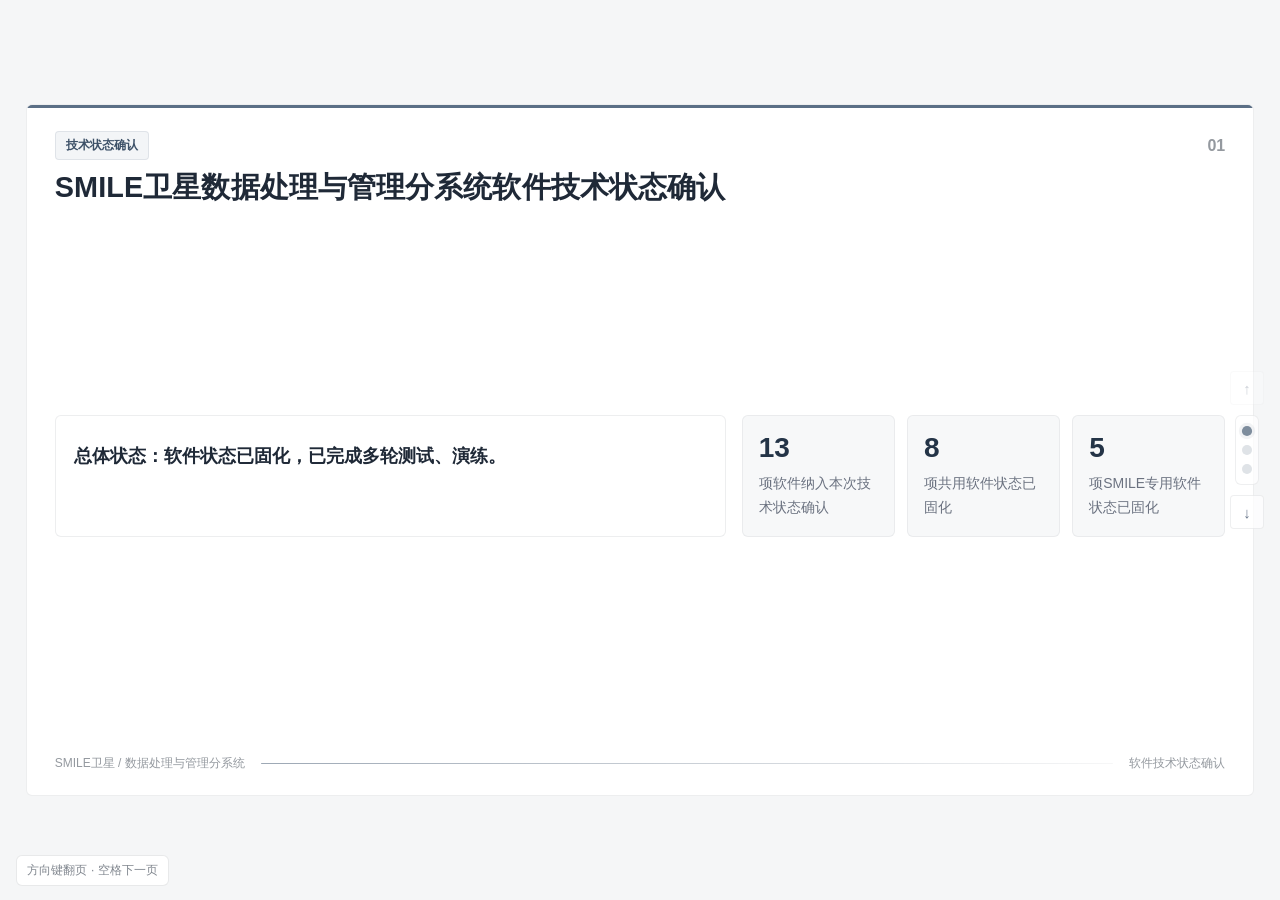
<file: presentations/5月9日-SMILE卫星地面支撑系统射前工作策划会-数据分系统材料/index.html>
<!DOCTYPE html>
<html lang="zh-CN">
<head>
  <meta charset="UTF-8" />
  <meta name="viewport" content="width=device-width, initial-scale=1.0, viewport-fit=cover" />
  <title>SMILE卫星数据处理与管理分系统软件技术状态确认</title>
  <style>
    :root {
      --bg: #f5f6f7;
      --panel: #ffffff;
      --panel-2: #f7f8f9;
      --text: #1f2937;
      --muted: #6b7280;
      --line: rgba(31, 41, 55, 0.08);
      --blue: #4d6178;
      --green: #6a8d7c;
      --yellow: #b99652;
      --red: #b77474;
      --outer-padding: clamp(12px, 1.6vw, 24px);
      --slide-gap: clamp(10px, 1.2vw, 18px);
      --title-size: clamp(27px, 2.25vw, 38px);
      --subtitle-size: clamp(14px, 1.02vw, 17px);
      --body-size: clamp(14px, 0.94vw, 16px);
      --small-size: clamp(12px, 0.82vw, 14px);
    }

    * { box-sizing: border-box; }
    html, body {
      margin: 0;
      padding: 0;
      width: 100%;
      height: 100%;
      overflow: hidden;
      font-family: "Microsoft YaHei", "PingFang SC", "Noto Sans SC", Arial, sans-serif;
      background: var(--bg);
      color: var(--text);
    }

    body { min-height: 100vh; }

    .deck {
      width: 100vw;
      height: 100vh;
      overflow-y: auto;
      overflow-x: hidden;
      scroll-snap-type: y mandatory;
      scroll-behavior: smooth;
      overscroll-behavior-y: contain;
      -webkit-overflow-scrolling: touch;
    }

    .deck::-webkit-scrollbar { width: 8px; }
    .deck::-webkit-scrollbar-thumb {
      background: rgba(31,41,55,0.18);
      border-radius: 999px;
    }
    .deck::-webkit-scrollbar-track { background: rgba(31,41,55,0.04); }

    .slide {
      min-height: 100vh;
      height: 100vh;
      padding: var(--outer-padding);
      display: flex;
      align-items: center;
      justify-content: center;
      position: relative;
      overflow: hidden;
      scroll-snap-align: start;
      scroll-snap-stop: always;
      background: var(--bg);
    }

    .slide-frame {
      position: relative;
      z-index: 1;
      width: min(96vw, calc(96vh * 16 / 9));
      height: min(96vh, calc(96vw * 9 / 16));
      max-width: 1700px;
      max-height: 956px;
      padding: clamp(24px, 2vw, 40px) clamp(28px, 2.2vw, 52px) clamp(20px, 1.8vw, 34px);
      display: grid;
      grid-template-rows: auto 1fr auto;
      gap: var(--slide-gap);
      border-radius: 6px;
      background: #ffffff;
      border: 1px solid rgba(31,41,55,0.08);
      overflow: hidden;
    }

    .slide-frame::before {
      content: "";
      position: absolute;
      top: 0;
      left: 0;
      right: 0;
      height: 3px;
      background: #5b6f86;
      z-index: 0;
    }

    .header {
      position: relative;
      z-index: 1;
      display: flex;
      justify-content: space-between;
      align-items: flex-start;
      gap: 20px;
      min-height: 0;
    }

    .title-wrap { max-width: 86%; min-width: 0; }

    .title {
      margin: 0;
      font-size: var(--title-size);
      line-height: 1.24;
      font-weight: 700;
      letter-spacing: 0.1px;
      color: #1f2937;
    }

    .subtitle {
      margin-top: 8px;
      color: var(--muted);
      font-size: var(--subtitle-size);
      line-height: 1.68;
    }

    .page-no {
      color: rgba(31,41,55,0.48);
      font-size: clamp(16px, 1.02vw, 18px);
      font-weight: 600;
      padding-top: 6px;
      white-space: nowrap;
    }

    .content {
      position: relative;
      z-index: 1;
      min-height: 0;
      display: flex;
      flex-direction: column;
      gap: clamp(12px, 1.05vw, 18px);
      justify-content: center;
      overflow: hidden;
    }

    .footer {
      position: relative;
      z-index: 1;
      display: flex;
      justify-content: space-between;
      align-items: center;
      gap: 16px;
      padding-top: 8px;
      color: rgba(31,41,55,0.48);
      font-size: var(--small-size);
    }

    .footer .line {
      flex: 1;
      height: 1px;
      background: linear-gradient(90deg, rgba(77,97,120,0.55), rgba(31,41,55,0.04));
      border-radius: 999px;
    }

    .section-label {
      display: inline-flex;
      align-items: center;
      gap: 8px;
      padding: 5px 10px;
      border-radius: 4px;
      font-size: var(--small-size);
      font-weight: 700;
      color: #3d5168;
      background: #f3f5f7;
      border: 1px solid rgba(77,97,120,0.12);
      width: fit-content;
      margin-bottom: 10px;
    }

    .hero {
      display: grid;
      grid-template-columns: 1.25fr 0.9fr;
      gap: clamp(14px, 1.2vw, 22px);
      align-items: stretch;
      min-height: 0;
    }

    .panel {
      background: var(--panel);
      border: 1px solid rgba(31,41,55,0.08);
      border-radius: 6px;
      padding: clamp(16px, 1.35vw, 24px) clamp(18px, 1.45vw, 26px);
      overflow: hidden;
      min-width: 0;
    }

    .panel.soft {
      background: #f7f8f9;
      border-color: rgba(31,41,55,0.06);
    }

    .big-point {
      font-size: clamp(18px, 1.35vw, 22px);
      line-height: 1.8;
      font-weight: 700;
      margin: 6px 0;
    }

    .lead {
      font-size: clamp(15px, 1vw, 17px);
      line-height: 1.85;
      color: var(--muted);
      margin: 0;
    }

    .grid-3 {
      display: grid;
      grid-template-columns: repeat(3, 1fr);
      gap: clamp(10px, 0.95vw, 16px);
      min-height: 0;
    }

    .kpi {
      padding: clamp(16px, 1.25vw, 20px);
      border-radius: 6px;
      background: #f7f8f9;
      border: 1px solid rgba(31,41,55,0.06);
      min-width: 0;
    }

    .kpi .num {
      font-size: clamp(28px, 2vw, 36px);
      font-weight: 700;
      margin-bottom: 8px;
      color: #243447;
    }

    .kpi .label {
      font-size: clamp(14px, 0.9vw, 15px);
      color: var(--muted);
      line-height: 1.7;
    }

    .card-title {
      margin: 0 0 10px;
      font-size: clamp(17px, 1.3vw, 20px);
      line-height: 1.45;
      font-weight: 700;
      color: #1f2937;
    }

    .card-subtitle {
      margin: 0 0 10px;
      color: var(--muted);
      font-size: clamp(14px, 0.88vw, 15px);
      line-height: 1.75;
    }

    ul.clean, ol.clean {
      margin: 6px 0 0 0;
      padding-left: 20px;
      line-height: 1.85;
      font-size: var(--body-size);
    }

    ul.clean li, ol.clean li { margin: 4px 0; }

    .table-wrap {
      background: #ffffff;
      border: 1px solid rgba(31,41,55,0.08);
      border-radius: 6px;
      overflow: auto;
      max-height: 100%;
    }

    table {
      width: 100%;
      border-collapse: collapse;
      font-size: clamp(12px, 0.78vw, 14px);
    }

    thead th {
      position: sticky;
      top: 0;
      z-index: 1;
      background: #f0f3f6;
      color: #243447;
      font-weight: 700;
      text-align: left;
      padding: 11px 10px;
      border-bottom: 1px solid rgba(31,41,55,0.08);
      white-space: nowrap;
    }

    tbody td {
      padding: 8px 10px;
      border-bottom: 1px solid rgba(31,41,55,0.06);
      color: #1f2937;
      vertical-align: middle;
      line-height: 1.48;
    }

    tbody td:first-child,
    thead th:first-child {
      text-align: center;
    }

    tbody tr:nth-child(even) { background: #fafafa; }
    tbody tr:last-child td { border-bottom: none; }

    .badge {
      display: inline-flex;
      align-items: center;
      justify-content: center;
      min-width: 62px;
      padding: 5px 9px;
      border-radius: 4px;
      font-size: var(--small-size);
      font-weight: 700;
      color: #3d5168;
      background: #f3f5f7;
      border: 1px solid rgba(77,97,120,0.12);
      white-space: nowrap;
    }

    .badge.done { color: #406a59; background: #f0f6f3; border-color: rgba(106,141,124,0.18); }
    .badge.key { color: #7a541a; background: #fbf7ed; border-color: rgba(185,150,82,0.22); }
    .badge.review { color: #3d5168; background: #eef2f6; border-color: rgba(77,97,120,0.18); }

    .summary-strip {
      display: grid;
      grid-template-columns: repeat(4, 1fr);
      gap: clamp(10px, 0.9vw, 14px);
      margin-bottom: clamp(10px, 0.9vw, 14px);
    }

    .summary-item {
      border-radius: 6px;
      background: #f7f8f9;
      border: 1px solid rgba(31,41,55,0.06);
      padding: clamp(12px, 1vw, 16px);
      min-width: 0;
    }

    .summary-item .num {
      font-size: clamp(22px, 1.55vw, 28px);
      font-weight: 700;
      color: #243447;
      margin-bottom: 4px;
    }

    .summary-item .text {
      color: var(--muted);
      font-size: clamp(12px, 0.82vw, 14px);
      line-height: 1.6;
    }

    .issue-grid {
      display: grid;
      grid-template-columns: 1fr 1fr;
      gap: clamp(12px, 1.2vw, 22px);
    }

    .data-card {
      border-radius: 6px;
      background: #ffffff;
      border: 1px solid rgba(31,41,55,0.08);
      overflow: hidden;
      min-width: 0;
    }

    .data-card .data-head {
      padding: 14px 18px;
      background: #f0f3f6;
      color: #243447;
      font-weight: 700;
      border-bottom: 1px solid rgba(31,41,55,0.08);
    }

    .data-card .data-body { padding: 16px 20px; }

    .highlight-list {
      display: grid;
      gap: 12px;
    }

    .highlight-item {
      padding: 16px 16px;
      border-radius: 6px;
      background: #f8f9fb;
      border: 1px solid rgba(31,41,55,0.06);
      min-width: 0;
    }

    .highlight-item strong {
      display: block;
      font-size: clamp(15px, 0.98vw, 16px);
      margin-bottom: 6px;
      color: #1f2937;
    }

    .highlight-item span {
      color: var(--muted);
      font-size: clamp(14px, 0.88vw, 15px);
      line-height: 1.75;
    }

    .note-box {
      border-radius: 6px;
      padding: clamp(16px, 1.35vw, 20px) clamp(18px, 1.45vw, 22px);
      background: #fbf7ed;
      border: 1px solid rgba(185,150,82,0.22);
      border-left: 4px solid var(--yellow);
      color: #4a3b24;
      line-height: 1.8;
      font-size: var(--body-size);
    }

    .conclusion {
      border-radius: 6px;
      padding: clamp(18px, 1.5vw, 24px);
      background: #ffffff;
      border: 1px solid rgba(31,41,55,0.08);
      border-left: 4px solid var(--green);
    }

    .conclusion h3 {
      margin: 0 0 8px;
      font-size: clamp(20px, 1.5vw, 24px);
      color: #243447;
    }

    .conclusion p {
      margin: 0;
      color: var(--muted);
      line-height: 1.8;
      font-size: clamp(15px, 1vw, 17px);
    }

    .status-row {
      position: relative;
      background: #f0f6f3 !important;
      box-shadow: inset 4px 0 0 var(--green);
    }

    .controls {
      position: fixed;
      right: 16px;
      top: 50%;
      transform: translateY(-50%);
      z-index: 30;
      display: flex;
      flex-direction: column;
      gap: 10px;
      align-items: center;
      opacity: 0.72;
    }

    .nav-dots {
      display: flex;
      flex-direction: column;
      gap: 9px;
      padding: 10px 6px;
      border-radius: 6px;
      background: rgba(255,255,255,0.97);
      border: 1px solid rgba(31,41,55,0.10);
    }

    .nav-dot {
      width: 10px;
      height: 10px;
      border-radius: 50%;
      border: none;
      background: rgba(77,97,120,0.25);
      cursor: pointer;
      transition: transform 0.2s ease, background 0.2s ease;
      padding: 0;
    }

    .nav-dot:hover { transform: scale(1.08); }
    .nav-dot.active {
      background: var(--blue);
      box-shadow: 0 0 0 3px rgba(77,97,120,0.10);
      transform: scale(1.02);
    }

    .nav-buttons {
      display: flex;
      flex-direction: column;
      gap: 6px;
    }

    .nav-btn {
      width: 34px;
      height: 34px;
      border-radius: 4px;
      border: 1px solid rgba(31,41,55,0.10);
      background: rgba(255,255,255,0.97);
      color: #31445f;
      cursor: pointer;
      font-size: 15px;
    }

    .nav-btn:hover { background: #f2f5f8; }
    .nav-btn:disabled { opacity: 0.35; cursor: not-allowed; }

    .hint {
      position: fixed;
      left: 16px;
      bottom: 14px;
      z-index: 30;
      padding: 6px 10px;
      border-radius: 6px;
      background: rgba(255,255,255,0.97);
      border: 1px solid rgba(31,41,55,0.10);
      color: rgba(31,41,55,0.56);
      font-size: 12px;
      letter-spacing: 0.1px;
    }

    @media (max-aspect-ratio: 4/3) {
      .slide-frame {
        width: 96vw;
        height: 96vh;
      }
      .hero, .grid-3, .issue-grid { grid-template-columns: 1fr; }
      .summary-strip { grid-template-columns: repeat(2, 1fr); }
      .title-wrap { max-width: 100%; }
      .content { overflow: auto; padding-right: 4px; }
    }

    @media (max-width: 980px) {
      html, body { overflow: auto; }
      .deck {
        width: 100%;
        height: auto;
        overflow-y: visible;
        scroll-snap-type: none;
      }
      .slide {
        height: auto;
        min-height: 100svh;
      }
      .slide-frame {
        width: 100%;
        height: auto;
        min-height: calc(100svh - 2 * var(--outer-padding));
      }
      .title-wrap { max-width: 100%; }
      .hero, .grid-3, .issue-grid, .summary-strip { grid-template-columns: 1fr; }
      .controls, .hint { display: none; }
      .content { overflow: visible; }
    }

    @media print {
      html, body {
        overflow: visible;
        background: white;
      }
      .deck {
        height: auto;
        overflow: visible;
        scroll-snap-type: none;
      }
      .slide {
        height: auto;
        min-height: auto;
        padding: 0;
        page-break-after: always;
      }
      .slide-frame {
        width: 100%;
        height: auto;
        max-width: none;
        max-height: none;
        border-radius: 0;
        box-shadow: none;
      }
      .controls, .hint { display: none; }
    }
  </style>
</head>
<body>
  <div class="controls" aria-label="演示翻页控制">
    <div class="nav-buttons">
      <button class="nav-btn" id="prevBtn" aria-label="上一页">↑</button>
    </div>
    <div class="nav-dots" id="navDots"></div>
    <div class="nav-buttons">
      <button class="nav-btn" id="nextBtn" aria-label="下一页">↓</button>
    </div>
  </div>
  <div class="hint">方向键翻页 · 空格下一页</div>

  <div class="deck" id="deck">
    <section class="slide" data-title="封面">
      <div class="slide-frame">
        <div class="header">
          <div class="title-wrap">
            <div class="section-label">技术状态确认</div>
            <h1 class="title">SMILE卫星数据处理与管理分系统软件技术状态确认</h1>
          </div>
          <div class="page-no">01</div>
        </div>
        <div class="content">
          <div class="hero">
            <div class="panel">
              <div class="big-point">总体状态：软件状态已固化，已完成多轮测试、演练。</div>
            </div>
            <div class="grid-3">
              <div class="kpi">
                <div class="num">13</div>
                <div class="label">项软件纳入本次技术状态确认</div>
              </div>
              <div class="kpi">
                <div class="num">8</div>
                <div class="label">项共用软件状态已固化</div>
              </div>
              <div class="kpi">
                <div class="num">5</div>
                <div class="label">项SMILE专用软件状态已固化</div>
              </div>
            </div>
          </div>
        </div>
        <div class="footer"><span>SMILE卫星 / 数据处理与管理分系统</span><div class="line"></div><span>软件技术状态确认</span></div>
      </div>
    </section>

    <section class="slide" data-title="软件状态">
      <div class="slide-frame">
        <div class="header">
          <div class="title-wrap">
            <div class="section-label">一、软件状态已固化</div>
            <h2 class="title">软件配置项版本状态</h2>
            <div class="subtitle">软件已完成状态固化，软件技术文档（技术状态变更流程、问题报告流程）完整齐全。</div>
          </div>
          <div class="page-no">02</div>
        </div>
        <div class="content">
          <div class="table-wrap">
            <table>
              <thead>
                <tr>
                  <th style="width:6%">序号</th>
                  <th style="width:18%">软件代号</th>
                  <th style="width:48%">软件名称</th>
                  <th style="width:12%">目前版本</th>
                  <th style="width:16%">专用/共用</th>
                </tr>
              </thead>
              <tbody>
                <tr>
                  <td>1</td>
                  <td><strong>KXII-DZS00-01</strong></td>
                  <td>数据处理作业管理软件配置项</td>
                  <td>V2.00</td>
                  <td><span class="badge done">共用</span></td>
                </tr>
                <tr>
                  <td>2</td>
                  <td><strong>KXII-DZS00-02</strong></td>
                  <td>科学档案管理软件配置项</td>
                  <td>V2.00</td>
                  <td><span class="badge done">共用</span></td>
                </tr>
                <tr>
                  <td>3</td>
                  <td><strong>KXII-DZS00-03</strong></td>
                  <td>数据存储与灾备软件配置项</td>
                  <td>V2.30</td>
                  <td><span class="badge done">共用</span></td>
                </tr>
                <tr>
                  <td>4</td>
                  <td><strong>KXII-DZS00-04</strong></td>
                  <td>业务调度与综合监管软件配置项</td>
                  <td>V2.83</td>
                  <td><span class="badge done">共用</span></td>
                </tr>
                <tr>
                  <td>5</td>
                  <td><strong>KXII-DZS00-05</strong></td>
                  <td>计算资源调度服务引擎软件配置项</td>
                  <td>V1.50</td>
                  <td><span class="badge done">共用</span></td>
                </tr>
                <tr>
                  <td>6</td>
                  <td><strong>KXII-DZS00-06</strong></td>
                  <td>用户管理与安全审计软件配置项</td>
                  <td>V1.50</td>
                  <td><span class="badge done">共用</span></td>
                </tr>
                <tr>
                  <td>7</td>
                  <td><strong>KXII-DZS00-07</strong></td>
                  <td>科学档案发布软件配置项</td>
                  <td>V1.90</td>
                  <td><span class="badge done">共用</span></td>
                </tr>
                <tr>
                  <td>8</td>
                  <td><strong>KXII-DZS00-08</strong></td>
                  <td>任务运行网PaaS服务软件配置项</td>
                  <td>V2.11</td>
                  <td><span class="badge done">共用</span></td>
                </tr>
                <tr class="status-row">
                  <td>9</td>
                  <td><strong>KXII-DZS05-01</strong></td>
                  <td>SMILE卫星数据预处理与产品生产软件配置项</td>
                  <td>V1.50</td>
                  <td><span class="badge key">专用</span></td>
                </tr>
                <tr class="status-row">
                  <td>10</td>
                  <td><strong>KXII-DZS05-02</strong></td>
                  <td>SMILE卫星数据库及管理软件配置项</td>
                  <td>V1.40</td>
                  <td><span class="badge key">专用</span></td>
                </tr>
                <tr class="status-row">
                  <td>11</td>
                  <td><strong>KXII-DZS05-03</strong></td>
                  <td>SMILE卫星数据质量分析与评估软件配置项</td>
                  <td>V1.41</td>
                  <td><span class="badge key">专用</span></td>
                </tr>
                <tr class="status-row">
                  <td>12</td>
                  <td><strong>KXII-DZS05-04</strong></td>
                  <td>SMILE卫星数据服务与应用支持软件配置项</td>
                  <td>V1.41</td>
                  <td><span class="badge key">专用</span></td>
                </tr>
                <tr class="status-row">
                  <td>13</td>
                  <td><strong>KXII-DZS05-05</strong></td>
                  <td>SMILE卫星数据发布软件配置项</td>
                  <td>V1.32</td>
                  <td><span class="badge key">专用</span></td>
                </tr>
              </tbody>
            </table>
          </div>
        </div>
        <div class="footer"><span>软件版本状态</span><div class="line"></div><span>共用软件8项 / 专用软件5项</span></div>
      </div>
    </section>

    <section class="slide" data-title="遗留问题">
      <div class="slide-frame">
        <div class="header">
          <div class="title-wrap">
            <div class="section-label">二、遗留问题</div>
          </div>
          <div class="page-no">03</div>
        </div>
        <div class="content">
          <div class="issue-grid">
            <div class="data-card">
              <div class="data-head">遗留问题</div>
              <div class="data-body">
                <div class="highlight-list">
                  <div class="highlight-item">
                    <strong>遗留问题闭环：SXI载荷快视容器部署</strong>
                    <span>目前SXI载荷快视容器已完成部署，能够生产出快视数据图像，并通过测试。</span>
                  </div>
                  <div class="highlight-item">
                    <strong>其他遗留问题</strong>
                    <span>无。</span>
                  </div>
                </div>
              </div>
            </div>
          </div>
          <div class="note-box">
            无遗留问题。
          </div>
        </div>
        <div class="footer"><span>遗留问题</span></div>
      </div>
    </section>

  </div>

  <script>
    (function () {
      const deck = document.getElementById('deck');
      const slides = Array.from(document.querySelectorAll('.slide'));
      const navDots = document.getElementById('navDots');
      const prevBtn = document.getElementById('prevBtn');
      const nextBtn = document.getElementById('nextBtn');
      let currentIndex = 0;
      let isAnimating = false;
      let wheelLock = false;

      slides.forEach((slide, index) => {
        slide.dataset.index = index;
        const dot = document.createElement('button');
        dot.className = 'nav-dot';
        dot.type = 'button';
        dot.title = `${index + 1}. ${slide.dataset.title || '第' + (index + 1) + '页'}`;
        dot.setAttribute('aria-label', dot.title);
        dot.addEventListener('click', () => goTo(index));
        navDots.appendChild(dot);
      });

      const dots = Array.from(navDots.querySelectorAll('.nav-dot'));

      function updateActive(index) {
        currentIndex = index;
        dots.forEach((dot, i) => dot.classList.toggle('active', i === index));
        prevBtn.disabled = index === 0;
        nextBtn.disabled = index === slides.length - 1;
      }

      function goTo(index) {
        if (index < 0 || index >= slides.length) return;
        isAnimating = true;
        slides[index].scrollIntoView({ behavior: 'smooth', block: 'start' });
        updateActive(index);
        clearTimeout(goTo._timer);
        goTo._timer = setTimeout(() => {
          isAnimating = false;
        }, 700);
      }

      function next() {
        if (currentIndex < slides.length - 1) goTo(currentIndex + 1);
      }

      function prev() {
        if (currentIndex > 0) goTo(currentIndex - 1);
      }

      prevBtn.addEventListener('click', prev);
      nextBtn.addEventListener('click', next);

      document.addEventListener('keydown', (event) => {
        const key = event.key;
        if (["ArrowDown", "ArrowRight", "PageDown", " "].includes(key)) {
          event.preventDefault();
          next();
        } else if (["ArrowUp", "ArrowLeft", "PageUp"].includes(key)) {
          event.preventDefault();
          prev();
        } else if (key === 'Home') {
          event.preventDefault();
          goTo(0);
        } else if (key === 'End') {
          event.preventDefault();
          goTo(slides.length - 1);
        }
      }, { passive: false });

      deck.addEventListener('wheel', (event) => {
        if (window.innerWidth <= 980) return;
        if (wheelLock || isAnimating) {
          event.preventDefault();
          return;
        }
        if (Math.abs(event.deltaY) < 18) return;
        event.preventDefault();
        wheelLock = true;
        if (event.deltaY > 0) next();
        else prev();
        setTimeout(() => { wheelLock = false; }, 750);
      }, { passive: false });

      const observer = new IntersectionObserver((entries) => {
        entries.forEach((entry) => {
          if (entry.isIntersecting && entry.intersectionRatio > 0.6) {
            const idx = Number(entry.target.dataset.index);
            updateActive(idx);
          }
        });
      }, {
        root: deck,
        threshold: [0.6, 0.75]
      });

      slides.forEach((slide) => observer.observe(slide));
      updateActive(0);
    })();
  </script>
</body>
</html>
</file>
<file: style.css>
* {
  box-sizing: border-box;
}

body {
  margin: 0;
  font-family: "Microsoft YaHei", "PingFang SC", Arial, sans-serif;
  color: #1f2937;
  background: #f5f7fb;
}

.site-header {
  background: #1f3a5f;
  color: #fff;
  padding: 42px 8vw;
  border-bottom: 4px solid #d6a84f;
}

.site-header h1 {
  margin: 0 0 12px;
  font-size: 32px;
  font-weight: 700;
}

.site-header p {
  margin: 0;
  font-size: 16px;
  color: #dbe7f5;
}

.container {
  max-width: 1180px;
  margin: 0 auto;
  padding: 36px 24px 56px;
}

.section-title {
  margin-bottom: 22px;
}

.section-title h2 {
  margin: 0 0 8px;
  font-size: 24px;
  color: #1f3a5f;
}

.section-title p {
  margin: 0;
  color: #667085;
}

.card-grid {
  display: grid;
  grid-template-columns: repeat(auto-fill, minmax(320px, 1fr));
  gap: 18px;
}

.card {
  display: block;
  padding: 22px 24px;
  background: #fff;
  border: 1px solid #d8dee8;
  border-radius: 10px;
  text-decoration: none;
  color: inherit;
  box-shadow: 0 4px 14px rgba(31, 58, 95, 0.08);
  transition: transform 0.15s ease, box-shadow 0.15s ease;
}

.card:hover {
  transform: translateY(-2px);
  box-shadow: 0 8px 20px rgba(31, 58, 95, 0.14);
}

.card-date {
  margin-bottom: 12px;
  font-size: 13px;
  color: #7a8699;
}

.card h3 {
  margin: 0 0 10px;
  font-size: 19px;
  color: #1f3a5f;
  line-height: 1.4;
}

.card p {
  min-height: 44px;
  margin: 0 0 18px;
  color: #4b5563;
  line-height: 1.6;
}

.card-link {
  color: #b27820;
  font-weight: 600;
}

.empty {
  grid-column: 1 / -1;
  background: #fff;
  border: 1px solid #d8dee8;
  border-radius: 10px;
  padding: 24px;
}

.site-footer {
  padding: 24px;
  text-align: center;
  color: #7a8699;
  font-size: 13px;
}

@media (max-width: 640px) {
  .site-header {
    padding: 32px 24px;
  }

  .site-header h1 {
    font-size: 26px;
  }

  .container {
    padding: 28px 18px 42px;
  }

  .card-grid {
    grid-template-columns: 1fr;
  }
}
</file>
